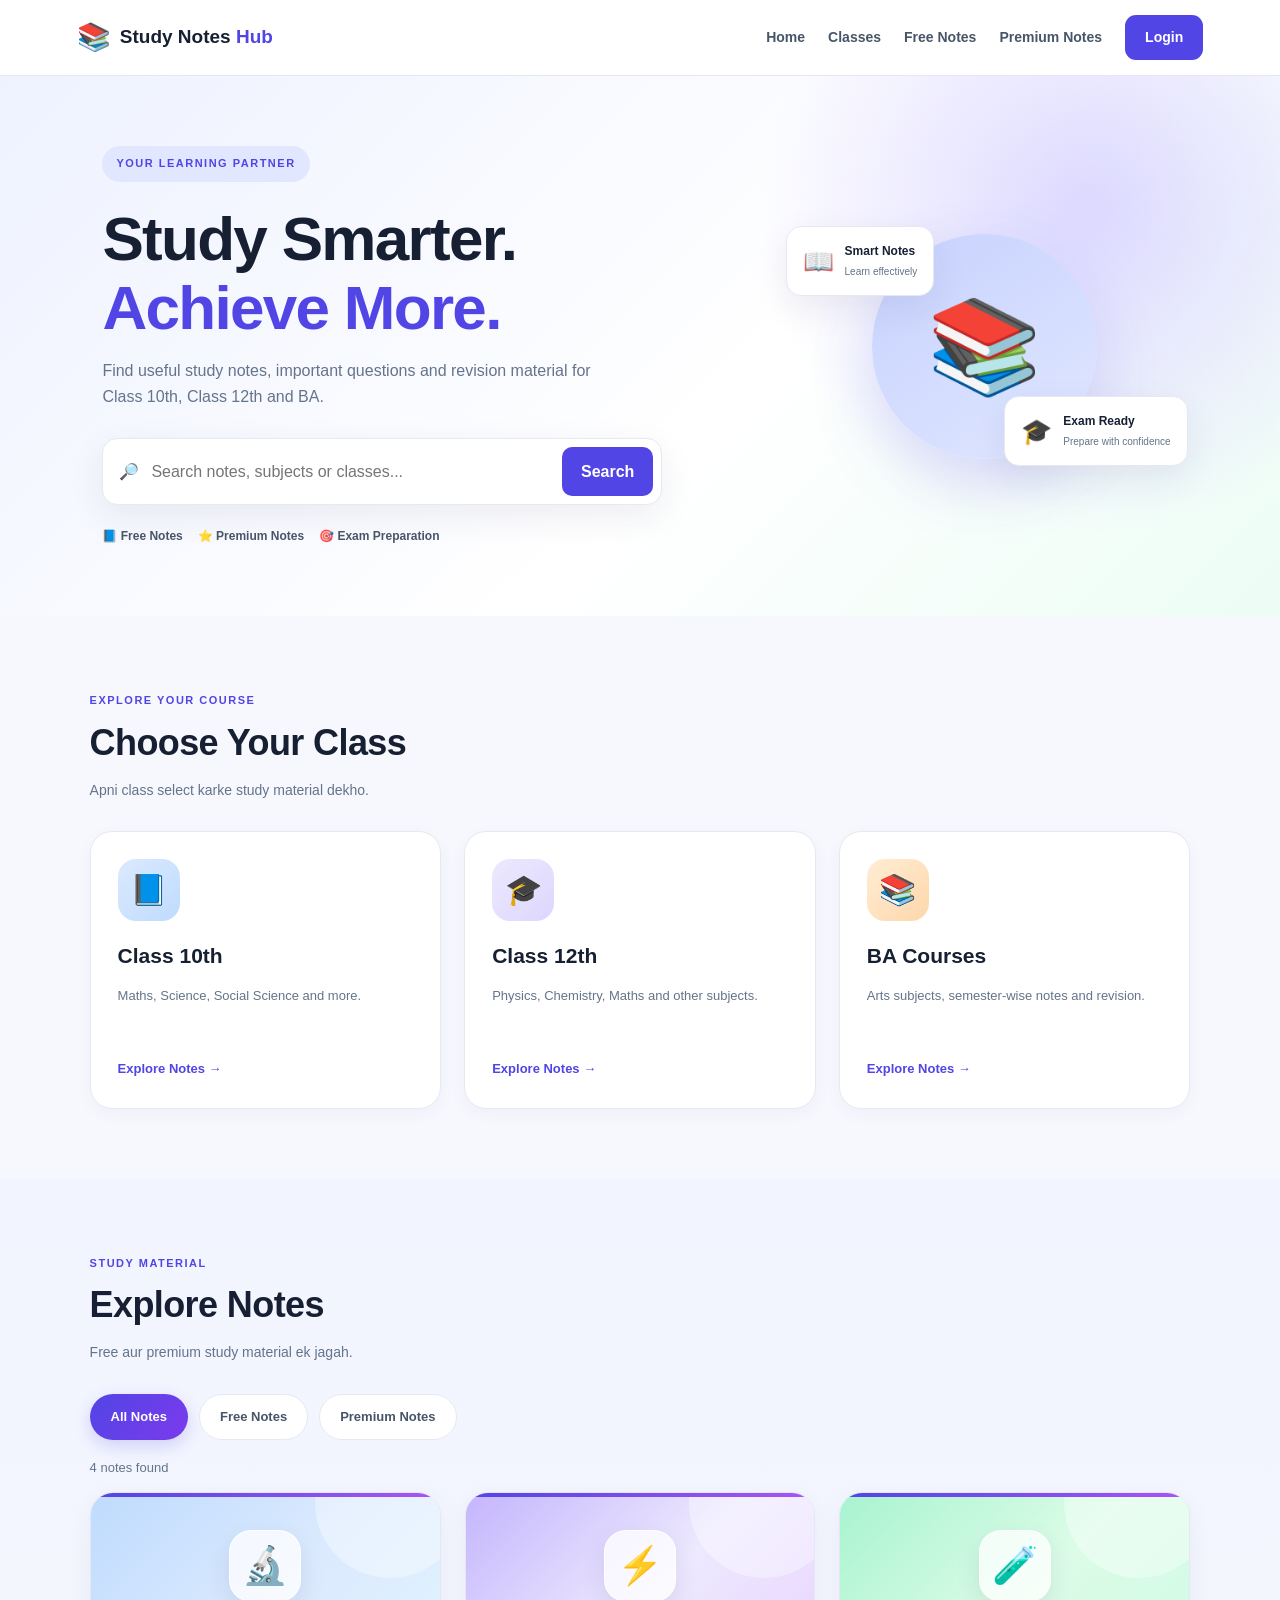
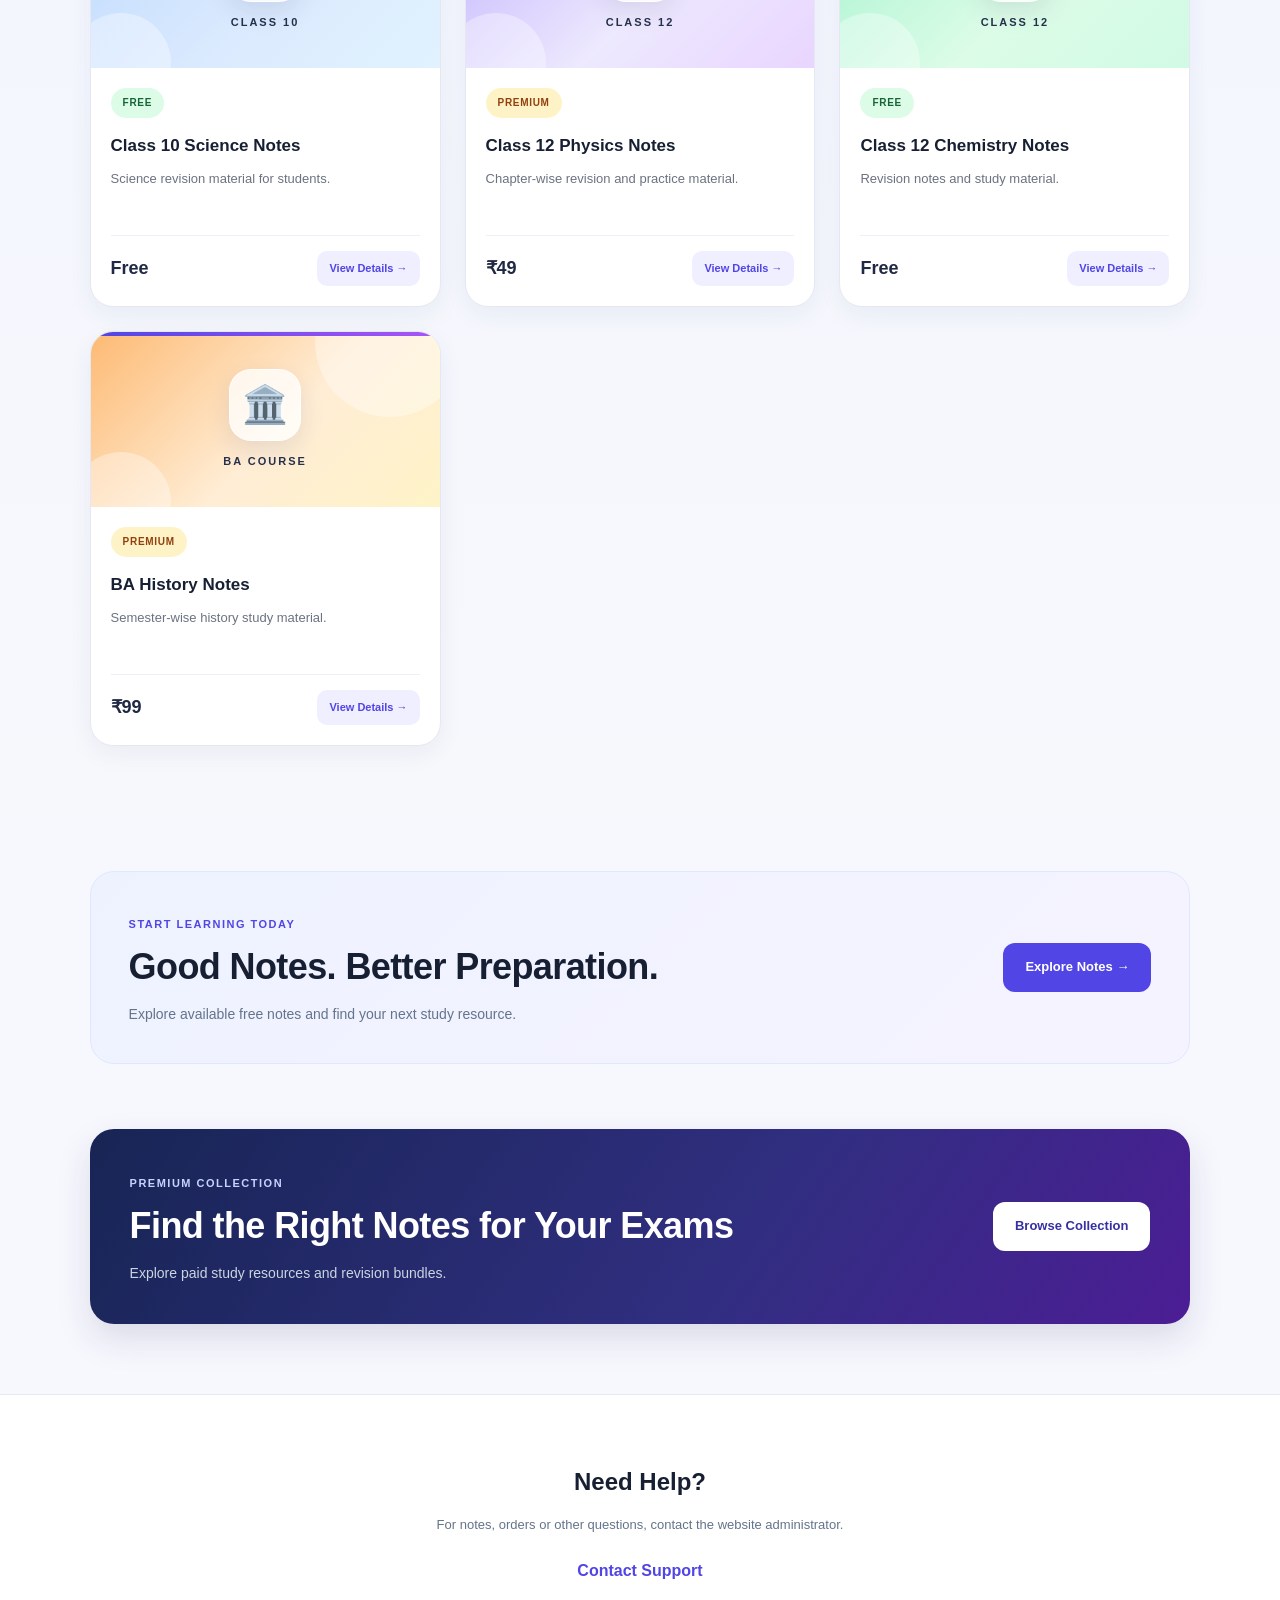
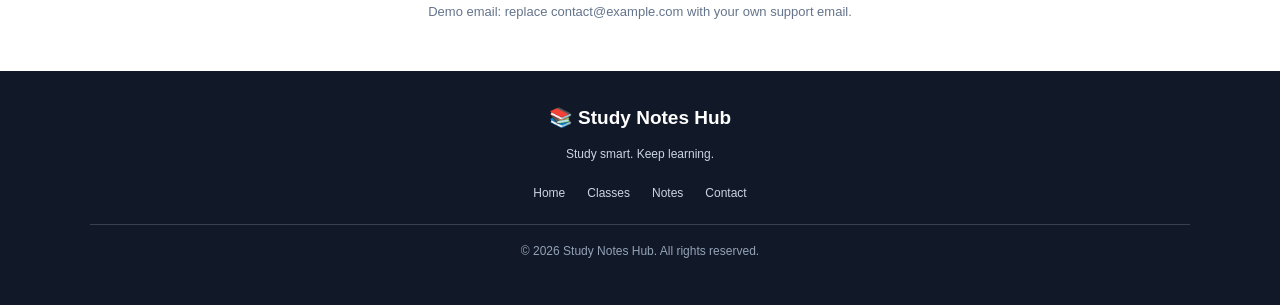
<file: index.html>
<!DOCTYPE html>
<html lang="en">
<head>
  <meta charset="UTF-8">
  <meta name="viewport" content="width=device-width, initial-scale=1.0">

  <meta name="description" content="Study Notes Hub - Class 10, Class 12 and BA notes, study material and exam preparation resources.">

  <title>Study Notes Hub | Free & Premium Notes</title>
  <link rel="stylesheet" href="style.css">
</head>

<body>

  <header class="header">
    <a href="index.html" class="logo">
      <span class="logo-icon">📚</span>
      <span>Study Notes <strong>Hub</strong></span>
    </a>

    <button class="menu-toggle" id="menuToggle" type="button"
      aria-label="Toggle navigation" aria-expanded="false">☰</button>

    <nav class="navigation" id="navigation">
      <a href="#home">Home</a>
      <a href="#classes">Classes</a>
      <a href="#free-notes">Free Notes</a>
      <a href="#premium-notes">Premium Notes</a>
      <a href="login.html" class="login-link">Login</a>
    </nav>
  </header>

  <main>

    <section class="hero" id="home">
      <div class="hero-content">
        <span class="badge">YOUR LEARNING PARTNER</span>

        <h1>Study Smarter.<br><span>Achieve More.</span></h1>

        <p>
          Find useful study notes, important questions and revision
          material for Class 10th, Class 12th and BA.
        </p>

        <form class="search-box" id="searchForm">
          <span aria-hidden="true">🔎</span>
          <input type="search" id="searchInput"
            placeholder="Search notes, subjects or classes..."
            aria-label="Search notes">
          <button type="submit">Search</button>
        </form>

        <div class="hero-points">
          <span>📘 Free Notes</span>
          <span>⭐ Premium Notes</span>
          <span>🎯 Exam Preparation</span>
        </div>
      </div>

      <div class="hero-visual" aria-hidden="true">
        <div class="book-circle">📚</div>

        <div class="floating-card card-one">
          <span>📖</span>
          <div>
            <strong>Smart Notes</strong>
            <small>Learn effectively</small>
          </div>
        </div>

        <div class="floating-card card-two">
          <span>🎓</span>
          <div>
            <strong>Exam Ready</strong>
            <small>Prepare with confidence</small>
          </div>
        </div>
      </div>
    </section>

    <section class="section" id="classes">
      <div class="section-heading">
        <div>
          <span class="eyebrow">EXPLORE YOUR COURSE</span>
          <h2>Choose Your Class</h2>
          <p>Apni class select karke study material dekho.</p>
        </div>
      </div>

      <div class="class-grid">

        <a class="class-card" href="#notes" data-class-link="10">
          <div class="class-icon icon-blue">📘</div>
          <h3>Class 10th</h3>
          <p>Maths, Science, Social Science and more.</p>
          <span class="card-action">Explore Notes →</span>
        </a>

        <a class="class-card" href="#notes" data-class-link="12">
          <div class="class-icon icon-purple">🎓</div>
          <h3>Class 12th</h3>
          <p>Physics, Chemistry, Maths and other subjects.</p>
          <span class="card-action">Explore Notes →</span>
        </a>

        <a class="class-card" href="#notes" data-class-link="BA">
          <div class="class-icon icon-orange">📚</div>
          <h3>BA Courses</h3>
          <p>Arts subjects, semester-wise notes and revision.</p>
          <span class="card-action">Explore Notes →</span>
        </a>

      </div>
    </section>

    <section class="section notes-section" id="notes">

      <div class="section-heading">
        <div>
          <span class="eyebrow">STUDY MATERIAL</span>
          <h2>Explore Notes</h2>
          <p>Free aur premium study material ek jagah.</p>
        </div>
      </div>

      <div class="filter-bar" aria-label="Filter notes">
        <button class="filter-btn active" data-filter="all" type="button">All Notes</button>
        <button class="filter-btn" data-filter="free" type="button">Free Notes</button>
        <button class="filter-btn" data-filter="paid" type="button">Premium Notes</button>
      </div>

      <p id="resultsMessage" class="results-message" aria-live="polite"></p>

      <div class="notes-grid" id="notesGrid">

        <!-- CLASS 10 SCIENCE -->
        <article class="note-card"
          data-class="10" data-type="free"
          data-search="class 10 science notes free">

          <div class="note-cover cover-blue">
            <span>🔬</span>
            <small>CLASS 10</small>
          </div>

          <div class="note-info">
            <span class="note-tag free-tag">FREE</span>
            <h3>Class 10 Science Notes</h3>
            <p>Science revision material for students.</p>

            <div class="note-footer">
              <strong>Free</strong>
              <a href="note-details.html?note=science10" class="note-link">
                View Details →
              </a>
            </div>
          </div>
        </article>

        <!-- CLASS 12 PHYSICS -->
        <article class="note-card"
          data-class="12" data-type="paid"
          data-search="class 12 physics important questions">

          <div class="note-cover cover-purple">
            <span>⚡</span>
            <small>CLASS 12</small>
          </div>

          <div class="note-info">
            <span class="note-tag paid-tag">PREMIUM</span>
            <h3>Class 12 Physics Notes</h3>
            <p>Chapter-wise revision and practice material.</p>

            <div class="note-footer">
              <strong>₹49</strong>
              <a href="note-details.html?note=physics12" class="note-link">
                View Details →
              </a>
            </div>
          </div>
        </article>

        <!-- CLASS 12 CHEMISTRY -->
        <article class="note-card"
          data-class="12" data-type="free"
          data-search="class 12 chemistry revision notes">

          <div class="note-cover cover-green">
            <span>🧪</span>
            <small>CLASS 12</small>
          </div>

          <div class="note-info">
            <span class="note-tag free-tag">FREE</span>
            <h3>Class 12 Chemistry Notes</h3>
            <p>Revision notes and study material.</p>

            <div class="note-footer">
              <strong>Free</strong>
              <a href="note-details.html?note=chemistry12" class="note-link">
                View Details →
              </a>
            </div>
          </div>
        </article>

        <!-- BA HISTORY -->
        <article class="note-card"
          data-class="BA" data-type="paid"
          data-search="BA history semester notes">

          <div class="note-cover cover-orange">
            <span>🏛️</span>
            <small>BA COURSE</small>
          </div>

          <div class="note-info">
            <span class="note-tag paid-tag">PREMIUM</span>
            <h3>BA History Notes</h3>
            <p>Semester-wise history study material.</p>

            <div class="note-footer">
              <strong>₹99</strong>
              <a href="note-details.html?note=historyBA" class="note-link">
                View Details →
              </a>
            </div>
          </div>
        </article>

      </div>

      <div class="empty-state" id="emptyState" hidden>
        <span>🔍</span>
        <h3>No notes found</h3>
        <p>Try another search or select a different filter.</p>
      </div>

    </section>

    <section class="cta-section" id="free-notes">
      <div>
        <span class="eyebrow">START LEARNING TODAY</span>
        <h2>Good Notes. Better Preparation.</h2>
        <p>Explore available free notes and find your next study resource.</p>
      </div>

      <a href="#notes" class="cta-button">Explore Notes →</a>
    </section>

    <section class="section premium-section" id="premium-notes">
      <div class="premium-banner">
        <div>
          <span class="eyebrow">PREMIUM COLLECTION</span>
          <h2>Find the Right Notes for Your Exams</h2>
          <p>Explore paid study resources and revision bundles.</p>
        </div>

        <a href="#notes" class="premium-button">Browse Collection</a>
      </div>
    </section>

    <section class="contact-section" id="contact">
      <h2>Need Help?</h2>
      <p>For notes, orders or other questions, contact the website administrator.</p>
      <a href="mailto:contact@example.com">Contact Support</a>
      <small>Demo email: replace contact@example.com with your own support email.</small>
    </section>

  </main>

  <footer class="footer">
    <a href="index.html" class="footer-logo">📚 Study Notes Hub</a>

    <p>Study smart. Keep learning.</p>

    <div class="footer-links">
      <a href="#home">Home</a>
      <a href="#classes">Classes</a>
      <a href="#notes">Notes</a>
      <a href="#contact">Contact</a>
    </div>

    <p class="copyright">
      © <span id="currentYear"></span> Study Notes Hub.
      All rights reserved.
    </p>
  </footer>

  <script src="script.js"></script>
</body>
</html>
</file>
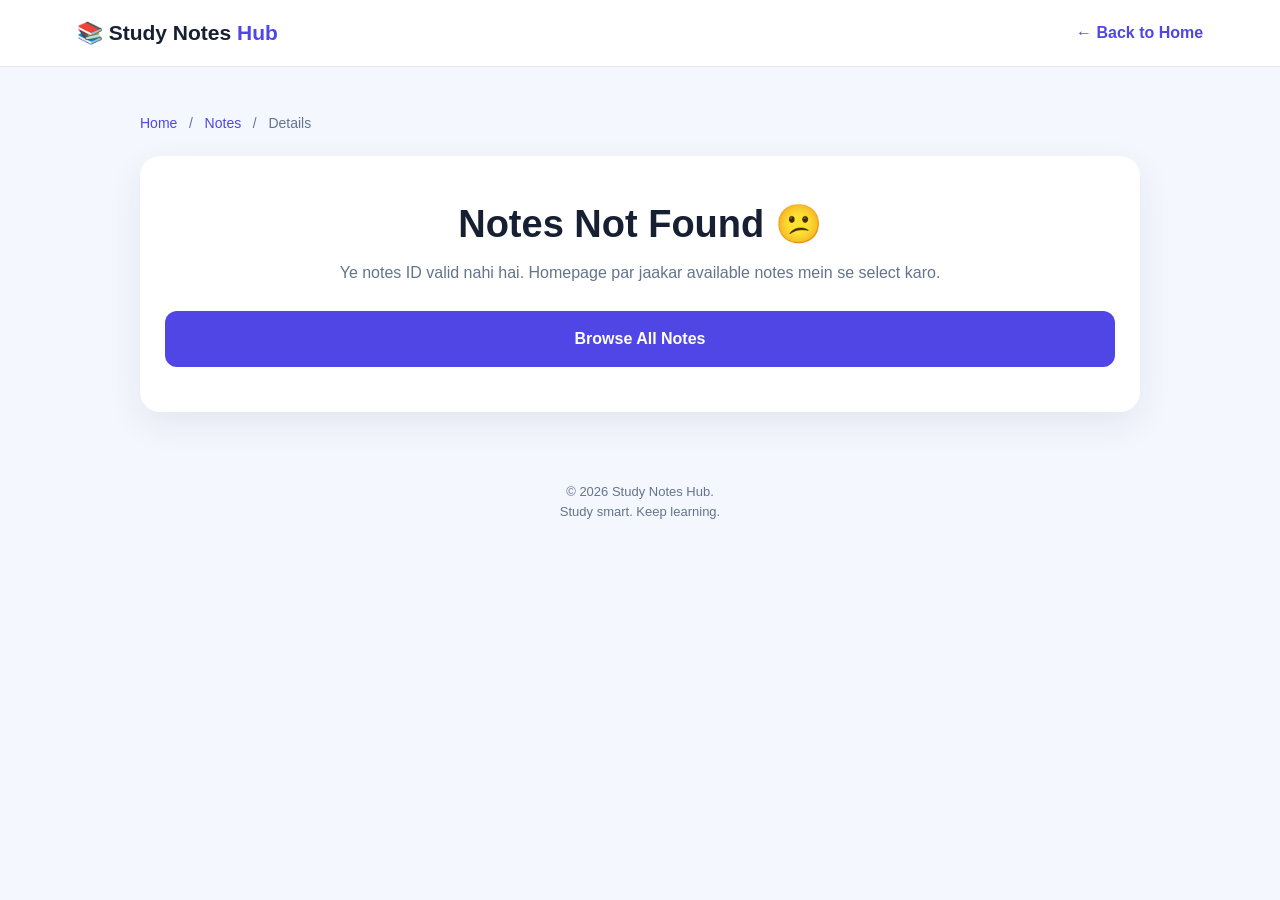
<file: note-details.html>
<!DOCTYPE html>
<html lang="en">

<head>
  <meta charset="UTF-8">
  <meta name="viewport" content="width=device-width, initial-scale=1.0">

  <meta
    name="description"
    content="View study notes, important questions and revision material on Study Notes Hub."
  >

  <title>Notes Details | Study Notes Hub</title>

  <style>
    :root {
      --primary: #4f46e5;
      --primary-dark: #3730a3;
      --background: #f5f7ff;
      --text: #172033;
      --muted: #64748b;
      --white: #ffffff;
      --border: #e5e7eb;
      --green: #15803d;
      --shadow: 0 12px 35px rgba(31, 41, 55, 0.08);
    }

    * {
      box-sizing: border-box;
      margin: 0;
      padding: 0;
    }

    body {
      font-family: Arial, Helvetica, sans-serif;
      background: var(--background);
      color: var(--text);
      line-height: 1.6;
      min-height: 100vh;
    }

    a {
      text-decoration: none;
    }

    button {
      font: inherit;
    }

    .header {
      background: var(--white);
      border-bottom: 1px solid var(--border);
      padding: 16px 6%;
      display: flex;
      justify-content: space-between;
      align-items: center;
      gap: 16px;
    }

    .logo {
      font-size: 21px;
      font-weight: 800;
      color: var(--text);
    }

    .logo span {
      color: var(--primary);
    }

    .header-link {
      color: var(--primary);
      font-weight: 700;
    }

    .page {
      width: min(1000px, 92%);
      margin: 45px auto;
    }

    .breadcrumb {
      font-size: 14px;
      color: var(--muted);
      margin-bottom: 22px;
    }

    .breadcrumb a {
      color: var(--primary);
    }

    .details-card {
      background: var(--white);
      border: 1px solid var(--border);
      border-radius: 22px;
      overflow: hidden;
      box-shadow: var(--shadow);
    }

    .cover {
      padding: 40px 25px;
      text-align: center;
      color: white;
      background: linear-gradient(135deg, #4f46e5, #7c3aed);
    }

    .cover.free {
      background: linear-gradient(135deg, #047857, #10b981);
    }

    .cover.history {
      background: linear-gradient(135deg, #c2410c, #f59e0b);
    }

    .cover-icon {
      font-size: 58px;
      display: block;
      margin-bottom: 8px;
    }

    .cover-label {
      font-size: 12px;
      letter-spacing: 2px;
      font-weight: 700;
      opacity: 0.9;
    }

    .content {
      padding: 32px;
    }

    .badges {
      display: flex;
      flex-wrap: wrap;
      gap: 10px;
      margin-bottom: 16px;
    }

    .badge {
      display: inline-block;
      padding: 5px 12px;
      border-radius: 30px;
      background: #eef2ff;
      color: var(--primary-dark);
      font-size: 12px;
      font-weight: 800;
    }

    .badge.free-badge {
      background: #dcfce7;
      color: #166534;
    }

    h1 {
      font-size: clamp(26px, 5vw, 38px);
      line-height: 1.25;
      margin-bottom: 12px;
      overflow-wrap: anywhere;
    }

    .description {
      color: var(--muted);
      margin-bottom: 25px;
    }

    .price-box {
      background: #f8fafc;
      border: 1px solid var(--border);
      border-radius: 14px;
      padding: 20px;
      display: flex;
      justify-content: space-between;
      align-items: center;
      gap: 15px;
      margin-bottom: 28px;
    }

    .price-label {
      color: var(--muted);
      font-size: 14px;
    }

    .price {
      font-size: 29px;
      font-weight: 800;
      color: var(--primary);
    }

    .feature-heading {
      font-size: 20px;
      margin-bottom: 15px;
    }

    .features {
      list-style: none;
      display: grid;
      gap: 12px;
      margin-bottom: 30px;
    }

    .features li {
      color: #334155;
      padding-left: 29px;
      position: relative;
    }

    .features li::before {
      content: "✓";
      position: absolute;
      left: 0;
      top: 0;
      color: var(--green);
      font-weight: 800;
    }

    .action-button {
      display: block;
      width: 100%;
      border: 0;
      border-radius: 12px;
      background: var(--primary);
      color: white;
      padding: 15px 20px;
      text-align: center;
      font-size: 16px;
      font-weight: 800;
      cursor: pointer;
      transition: background 0.2s, transform 0.2s;
    }

    .action-button:hover {
      background: var(--primary-dark);
      transform: translateY(-1px);
    }

    .notice {
      color: var(--muted);
      font-size: 13px;
      text-align: center;
      margin-top: 14px;
    }

    .not-found {
      text-align: center;
      background: white;
      padding: 45px 25px;
      border-radius: 20px;
      box-shadow: var(--shadow);
    }

    .not-found h1 {
      margin-bottom: 12px;
    }

    .not-found p {
      color: var(--muted);
      margin-bottom: 25px;
    }

    .footer {
      padding: 25px 15px;
      text-align: center;
      color: var(--muted);
      font-size: 13px;
    }

    @media (max-width: 600px) {
      .header {
        padding: 14px 5%;
      }

      .logo {
        font-size: 18px;
      }

      .page {
        margin: 25px auto;
      }

      .cover {
        padding: 30px 20px;
      }

      .content {
        padding: 22px 18px;
      }

      .price-box {
        padding: 15px;
      }

      .price {
        font-size: 25px;
      }
    }
  </style>
</head>

<body>

  <header class="header">
    <a href="index.html" class="logo">
      📚 Study Notes <span>Hub</span>
    </a>

    <a href="index.html" class="header-link">
      ← Back to Home
    </a>
  </header>

  <main class="page">

    <div class="breadcrumb">
      <a href="index.html">Home</a>
      &nbsp; / &nbsp;
      <a href="index.html#notes">Notes</a>
      &nbsp; / &nbsp;
      Details
    </div>

    <div id="detailsContainer" aria-live="polite"></div>

  </main>

  <footer class="footer">
    <p>© <span id="currentYear"></span> Study Notes Hub.</p>
    <p>Study smart. Keep learning.</p>
  </footer>

  <script>
    "use strict";

    const notes = {
      science10: {
        title: "Class 10 Science Notes",
        icon: "🔬",
        label: "CLASS 10",
        category: "Class 10",
        type: "free",
        price: "Free",
        description:
          "Class 10 Science ke revision aur exam preparation ke liye study material.",
        features: [
          "Science revision material",
          "Exam preparation support",
          "Student-friendly study resources"
        ]
      },

      physics12: {
        title: "Class 12 Physics Notes",
        icon: "⚡",
        label: "CLASS 12",
        category: "Class 12",
        type: "premium",
        price: "₹49",
        description:
          "Class 12 Physics ke chapter-wise revision aur practice material.",
        features: [
          "Chapter-wise revision material",
          "Important questions practice",
          "Board exam preparation resources"
        ]
      },

      chemistry12: {
        title: "Class 12 Chemistry Notes",
        icon: "🧪",
        label: "CLASS 12",
        category: "Class 12",
        type: "free",
        price: "Free",
        description:
          "Class 12 Chemistry ke revision aur study practice ke liye material.",
        features: [
          "Chemistry revision material",
          "Study and practice resources",
          "Exam preparation support"
        ]
      },

      historyBA: {
        title: "BA History Notes",
        icon: "🏛️",
        label: "BA COURSE",
        category: "BA",
        type: "premium",
        price: "₹99",
        description:
          "BA History students ke liye semester-wise study material.",
        features: [
          "History study resources",
          "Semester-wise learning material",
          "Revision and exam preparation support"
        ]
      }
    };

    const container = document.getElementById("detailsContainer");
    const currentYear = document.getElementById("currentYear");

    currentYear.textContent = new Date().getFullYear();

    function showNotFound() {
      container.innerHTML = `
        <section class="not-found">
          <h1>Notes Not Found 😕</h1>
          <p>
            Ye notes ID valid nahi hai. Homepage par jaakar
            available notes mein se select karo.
          </p>
          <a class="action-button" href="index.html#notes">
            Browse All Notes
          </a>
        </section>
      `;
    }

    function renderNote(note) {
      const isFree = note.type === "free";

      const coverClass = isFree
        ? "cover free"
        : note.category === "BA"
          ? "cover history"
          : "cover";

      const badgeClass = isFree
        ? "badge free-badge"
        : "badge";

      const featureItems = note.features
        .map(function (feature) {
          return `<li>${feature}</li>`;
        })
        .join("");

      const buttonText = isFree
        ? "Check Free Notes Availability"
        : "Premium Access — Coming Soon";

      container.innerHTML = `
        <article class="details-card">

          <div class="${coverClass}">
            <span class="cover-icon">${note.icon}</span>
            <span class="cover-label">${note.label}</span>
          </div>

          <div class="content">

            <div class="badges">
              <span class="${badgeClass}">
                ${isFree ? "FREE NOTES" : "PREMIUM NOTES"}
              </span>

              <span class="badge">${note.category}</span>
            </div>

            <h1>${note.title}</h1>

            <p class="description">${note.description}</p>

            <div class="price-box">
              <div>
                <div class="price-label">Notes Price</div>
                <div class="price">${note.price}</div>
              </div>

              <span>${isFree ? "📘 Free Access" : "⭐ Premium"}</span>
            </div>

            <h2 class="feature-heading">What you'll find</h2>

            <ul class="features">
              ${featureItems}
            </ul>

            <button
              type="button"
              class="action-button"
              id="accessButton"
            >
              ${buttonText}
            </button>

            <p class="notice" id="accessNotice">
              ${isFree
                ? "PDF download abhi connect nahi hua hai."
                : "Premium payment aur secure access abhi setup nahi hua hai."}
            </p>

          </div>
        </article>
      `;

      const accessButton = document.getElementById("accessButton");
      const accessNotice = document.getElementById("accessNotice");

      accessButton.addEventListener("click", function () {
        accessNotice.textContent = isFree
          ? "Ye notes details page hai. PDF upload aur download feature agle step mein connect karenge."
          : "Premium purchase abhi available nahi hai. Payment karne se pehle official purchase system setup karna zaroori hai.";

        accessNotice.setAttribute("role", "status");
      });
    }

    const params = new URLSearchParams(window.location.search);
    const noteId = params.get("note");
    const selectedNote = noteId ? notes[noteId] : null;

    if (selectedNote) {
      renderNote(selectedNote);
    } else {
      showNotFound();
    }
  </script>

</body>
</html>
</file>
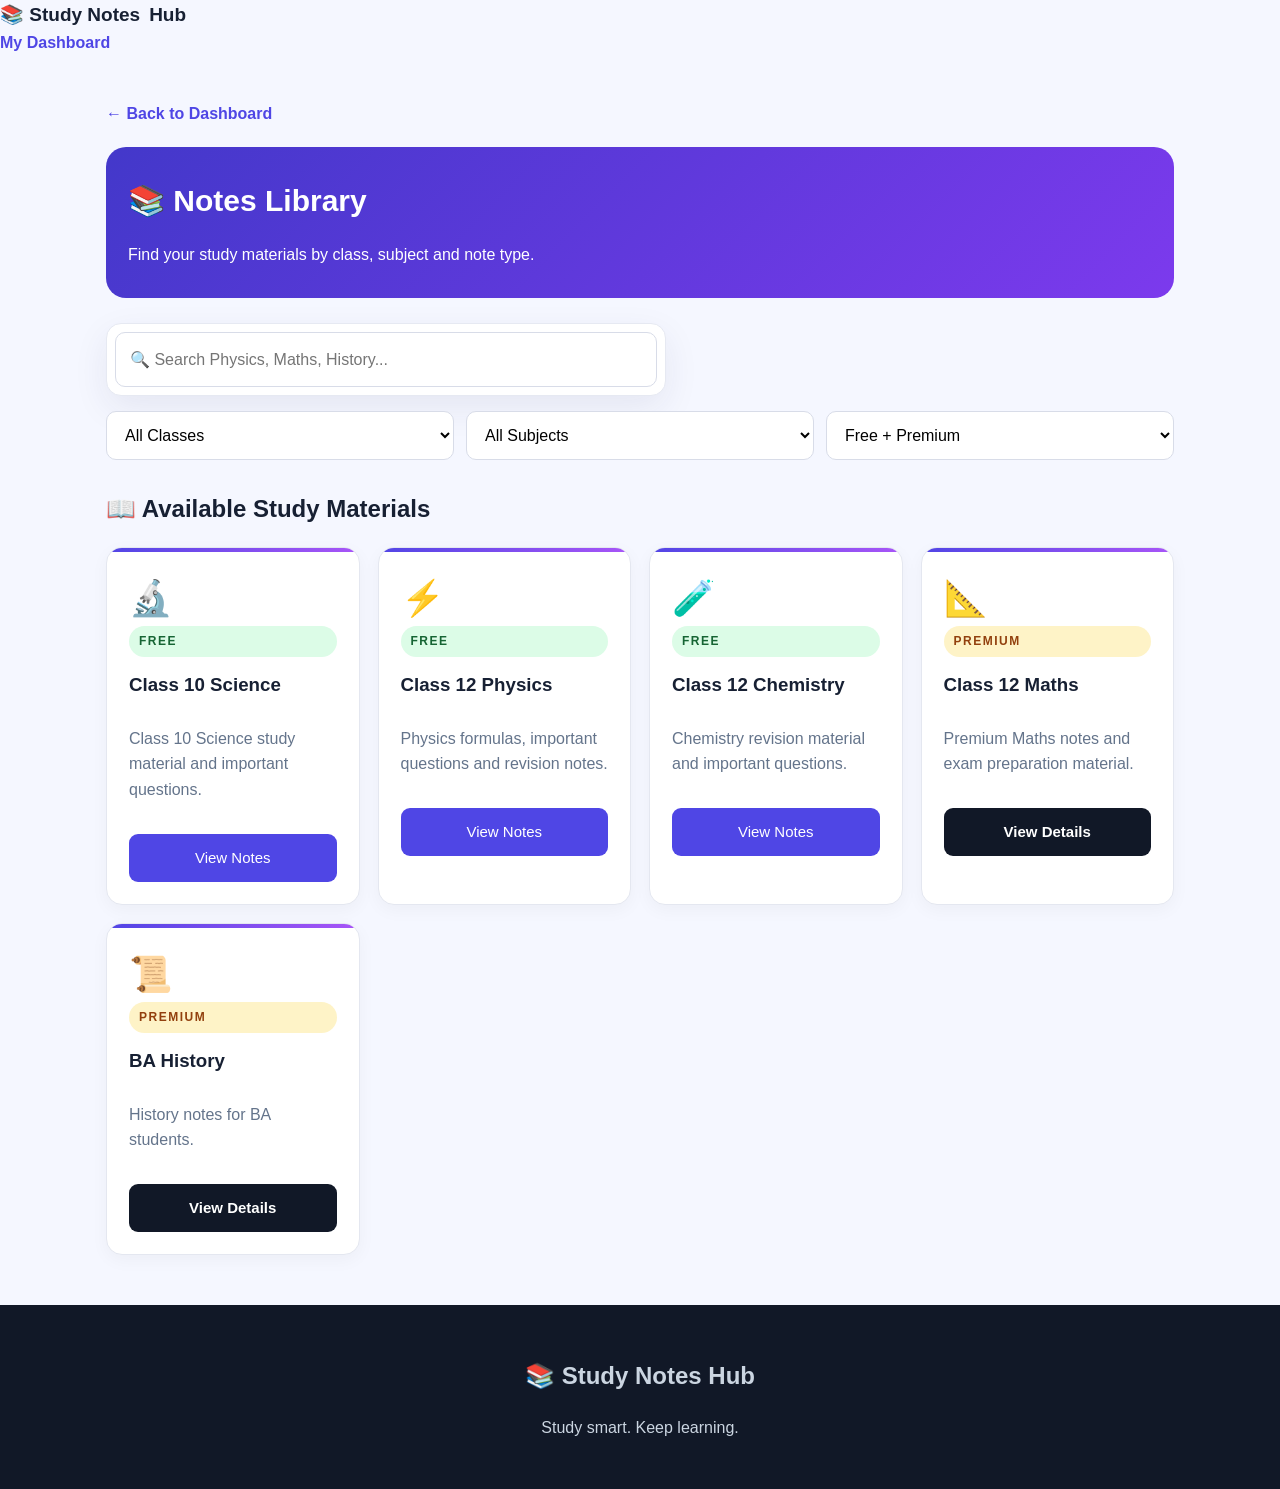
<file: notes.html>
<!DOCTYPE html>
<html lang="hi">
<head>
  <meta charset="UTF-8">
  <meta name="viewport" content="width=device-width, initial-scale=1.0">

  <title>Notes Library | Study Notes Hub</title>

  <link rel="stylesheet" href="style.css">

  <style>
    * {
      box-sizing: border-box;
    }

    body {
      margin: 0;
      background: #f5f7ff;
      color: #172033;
      font-family: Arial, sans-serif;
    }

    .library {
      max-width: 1100px;
      margin: auto;
      padding: 25px 16px 50px;
    }

    .library-hero {
      background: linear-gradient(135deg, #4338ca, #7c3aed);
      color: white;
      padding: 30px 22px;
      border-radius: 20px;
      margin-bottom: 25px;
    }

    .library-hero h1 {
      font-size: 30px;
      margin: 0 0 12px;
    }

    .library-hero p {
      line-height: 1.7;
      margin-bottom: 0;
    }

    .search-box {
      margin: 25px 0 15px;
    }

    .search-box input,
    .filters select {
      width: 100%;
      padding: 14px;
      border: 1px solid #d8dce8;
      border-radius: 10px;
      font-size: 16px;
      background: white;
    }

    .filters {
      display: grid;
      grid-template-columns: repeat(3, 1fr);
      gap: 12px;
      margin-bottom: 25px;
    }

    .section-heading {
      margin: 30px 0 18px;
    }

    .notes-grid {
      display: grid;
      grid-template-columns: repeat(auto-fit, minmax(230px, 1fr));
      gap: 18px;
    }

    .note-card {
      background: white;
      border: 1px solid #e4e7f0;
      padding: 22px;
      border-radius: 16px;
      box-shadow: 0 5px 18px rgba(0, 0, 0, 0.04);
    }

    .note-icon {
      font-size: 35px;
    }

    .note-card h3 {
      margin: 13px 0 10px;
    }

    .note-card p {
      color: #64748b;
      line-height: 1.6;
      overflow-wrap: anywhere;
    }

    .badge {
      display: inline-block;
      padding: 6px 10px;
      border-radius: 20px;
      font-size: 12px;
      font-weight: bold;
    }

    .free {
      background: #dcfce7;
      color: #166534;
    }

    .premium {
      background: #fef3c7;
      color: #92400e;
    }

    .note-button {
      display: block;
      width: 100%;
      padding: 12px;
      margin-top: 15px;
      border: none;
      border-radius: 9px;
      background: #4f46e5;
      color: white;
      text-align: center;
      text-decoration: none;
      font-size: 15px;
      cursor: pointer;
    }

    .note-button.premium-button {
      background: #111827;
    }

    .empty-message {
      display: none;
      padding: 25px;
      background: white;
      border-radius: 12px;
      text-align: center;
      color: #64748b;
    }

    .back-link {
      display: inline-block;
      margin-bottom: 20px;
      color: #4f46e5;
      text-decoration: none;
      font-weight: bold;
    }

    @media (max-width: 600px) {
      .filters {
        grid-template-columns: 1fr;
      }

      .library-hero h1 {
        font-size: 25px;
      }
    }
  </style>
</head>

<body>

  <header class="navbar">
    <div class="container nav-container">
      <a href="index.html" class="logo">
        📚 Study Notes <span>Hub</span>
      </a>

      <a href="dashboard.html" class="back-link">
        My Dashboard
      </a>
    </div>
  </header>

  <main class="library">

    <a href="dashboard.html" class="back-link">
      ← Back to Dashboard
    </a>

    <section class="library-hero">
      <h1>📚 Notes Library</h1>
      <p>
        Find your study materials by class, subject
        and note type.
      </p>
    </section>

    <div class="search-box">
      <input
        type="search"
        id="searchInput"
        placeholder="🔍 Search Physics, Maths, History..."
        aria-label="Search notes"
      >
    </div>

    <section class="filters">

      <select id="classFilter" aria-label="Filter by class">
        <option value="all">All Classes</option>
        <option value="10">Class 10th</option>
        <option value="12">Class 12th</option>
        <option value="ba">BA</option>
      </select>

      <select id="subjectFilter" aria-label="Filter by subject">
        <option value="all">All Subjects</option>
        <option value="science">Science</option>
        <option value="physics">Physics</option>
        <option value="chemistry">Chemistry</option>
        <option value="maths">Maths</option>
        <option value="history">History</option>
      </select>

      <select id="typeFilter" aria-label="Filter by note type">
        <option value="all">Free + Premium</option>
        <option value="free">Free Notes</option>
        <option value="premium">Premium Notes</option>
      </select>

    </section>

    <h2 class="section-heading">📖 Available Study Materials</h2>

    <section class="notes-grid" id="notesGrid">

      <article class="note-card"
        data-class="10"
        data-subject="science"
        data-type="free">

        <div class="note-icon">🔬</div>
        <span class="badge free">FREE</span>
        <h3>Class 10 Science</h3>
        <p>Class 10 Science study material and important questions.</p>

        <button class="note-button"
          data-note="Class 10 Science">
          View Notes
        </button>
      </article>

      <article class="note-card"
        data-class="12"
        data-subject="physics"
        data-type="free">

        <div class="note-icon">⚡</div>
        <span class="badge free">FREE</span>
        <h3>Class 12 Physics</h3>
        <p>Physics formulas, important questions and revision notes.</p>

        <button class="note-button"
          data-note="Class 12 Physics">
          View Notes
        </button>
      </article>

      <article class="note-card"
        data-class="12"
        data-subject="chemistry"
        data-type="free">

        <div class="note-icon">🧪</div>
        <span class="badge free">FREE</span>
        <h3>Class 12 Chemistry</h3>
        <p>Chemistry revision material and important questions.</p>

        <button class="note-button"
          data-note="Class 12 Chemistry">
          View Notes
        </button>
      </article>

      <article class="note-card"
        data-class="12"
        data-subject="maths"
        data-type="premium">

        <div class="note-icon">📐</div>
        <span class="badge premium">PREMIUM</span>
        <h3>Class 12 Maths</h3>
        <p>Premium Maths notes and exam preparation material.</p>

        <button class="note-button premium-button"
          data-note="Class 12 Maths">
          View Details
        </button>
      </article>

      <article class="note-card"
        data-class="ba"
        data-subject="history"
        data-type="premium">

        <div class="note-icon">📜</div>
        <span class="badge premium">PREMIUM</span>
        <h3>BA History</h3>
        <p>History notes for BA students.</p>

        <button class="note-button premium-button"
          data-note="BA History">
          View Details
        </button>
      </article>

    </section>

    <div id="emptyMessage" class="empty-message">
      😕 No notes found. Try another search.
    </div>

  </main>

  <footer class="footer">
    <div class="container">
      <h2>📚 Study Notes Hub</h2>
      <p>Study smart. Keep learning.</p>
    </div>
  </footer>

  <script src="notes.js"></script>

</body>
</html>
</file>
<file: style.css>
/* ==========================================
   STUDY NOTES HUB — PROFESSIONAL DESIGN
========================================== */

:root {
  --primary: #5145e5;
  --primary-dark: #3730a3;
  --text: #172033;
  --muted: #64748b;
  --white: #ffffff;
  --border: #e6e9f2;
  --background: #f7f8fe;
  --shadow: 0 12px 35px rgba(35, 40, 90, .08);
}

* {
  box-sizing: border-box;
}

html {
  scroll-behavior: smooth;
  scroll-padding-top: 90px;
}

body {
  margin: 0;
  font-family: Arial, Helvetica, sans-serif;
  color: var(--text);
  background: var(--background);
  line-height: 1.6;
}

a {
  color: inherit;
  text-decoration: none;
}

button,
input {
  font: inherit;
}

button,
a {
  -webkit-tap-highlight-color: transparent;
}

button:focus-visible,
a:focus-visible,
input:focus-visible {
  outline: 3px solid #a5b4fc;
  outline-offset: 3px;
}

/* HEADER */

.header {
  min-height: 76px;
  padding: 14px 6%;
  display: flex;
  align-items: center;
  justify-content: space-between;
  gap: 20px;
  background: rgba(255,255,255,.96);
  border-bottom: 1px solid var(--border);
  position: sticky;
  top: 0;
  z-index: 100;
  backdrop-filter: blur(14px);
}

.logo {
  display: flex;
  align-items: center;
  gap: 9px;
  font-size: 19px;
  font-weight: 800;
  white-space: nowrap;
}

.logo-icon {
  font-size: 27px;
}

.logo strong {
  color: var(--primary);
}

.navigation {
  display: flex;
  align-items: center;
  gap: 23px;
}

.navigation a {
  font-size: 14px;
  font-weight: 700;
  color: #475569;
  transition: color .2s;
}

.navigation a:hover {
  color: var(--primary);
}

.navigation .login-link {
  padding: 11px 20px;
  border-radius: 11px;
  background: var(--primary);
  color: white;
}

.menu-toggle {
  display: none;
  border: 0;
  border-radius: 12px;
  background: #eef2ff;
  color: var(--primary-dark);
  padding: 8px 13px;
  font-size: 23px;
  cursor: pointer;
}

/* HERO */

.hero {
  min-height: 460px;
  padding: 70px 8%;
  display: flex;
  align-items: center;
  justify-content: space-between;
  gap: 40px;
  background:
    radial-gradient(circle at 85% 25%, #dcd8ff 0, transparent 28%),
    linear-gradient(135deg, #eef2ff, #ffffff 58%, #ecfdf5);
  overflow: hidden;
}

.hero-content {
  width: 58%;
  max-width: 680px;
}

.badge,
.eyebrow {
  display: inline-block;
  color: var(--primary);
  font-size: 11px;
  font-weight: 800;
  letter-spacing: 1.5px;
}

.badge {
  padding: 9px 14px;
  border-radius: 30px;
  background: #e0e7ff;
}

.hero h1 {
  margin: 22px 0 16px;
  font-size: clamp(38px, 5vw, 62px);
  line-height: 1.12;
  letter-spacing: -1.7px;
}

.hero h1 span {
  color: var(--primary);
}

.hero-content > p {
  max-width: 510px;
  color: var(--muted);
  font-size: 16px;
}

.search-box {
  display: flex;
  align-items: center;
  gap: 12px;
  max-width: 560px;
  margin-top: 28px;
  padding: 8px;
  border: 1px solid var(--border);
  background: white;
  border-radius: 15px;
  box-shadow: var(--shadow);
}

.search-box > span {
  padding-left: 8px;
}

.search-box input {
  min-width: 0;
  width: 100%;
  padding: 10px 0;
  border: 0;
  outline: none;
  background: transparent;
}

.search-box button {
  padding: 12px 19px;
  border: 0;
  border-radius: 10px;
  color: white;
  background: var(--primary);
  font-weight: 800;
  cursor: pointer;
}

.search-box button:hover,
.cta-button:hover {
  background: var(--primary-dark);
}

.hero-points {
  display: flex;
  flex-wrap: wrap;
  gap: 15px;
  margin-top: 22px;
  color: #475569;
  font-size: 12px;
  font-weight: 700;
}

.hero-visual {
  width: 36%;
  min-height: 280px;
  position: relative;
  display: flex;
  align-items: center;
  justify-content: center;
}

.book-circle {
  width: 225px;
  height: 225px;
  display: grid;
  place-items: center;
  font-size: 92px;
  border-radius: 50%;
  background: linear-gradient(145deg, #c7d2fe, #e0e7ff);
  box-shadow: 0 25px 65px rgba(79,70,229,.18);
}

.floating-card {
  position: absolute;
  display: flex;
  align-items: center;
  gap: 11px;
  padding: 14px 16px;
  background: white;
  border: 1px solid var(--border);
  border-radius: 15px;
  box-shadow: var(--shadow);
}

.floating-card > span {
  font-size: 25px;
}

.floating-card strong,
.floating-card small {
  display: block;
}

.floating-card strong {
  font-size: 12px;
}

.floating-card small {
  margin-top: 3px;
  color: var(--muted);
  font-size: 10px;
}

.card-one {
  top: 20px;
  left: -5px;
}

.card-two {
  right: -10px;
  bottom: 20px;
}

/* GENERAL SECTIONS */

.section {
  padding: 70px 7%;
}

.section-heading {
  display: flex;
  align-items: center;
  justify-content: space-between;
  margin-bottom: 30px;
}

.section-heading h2,
.cta-section h2,
.premium-banner h2 {
  margin: 8px 0;
  font-size: clamp(26px, 3vw, 36px);
  line-height: 1.25;
  letter-spacing: -.6px;
}

.section-heading p,
.cta-section p,
.premium-banner p {
  margin-bottom: 0;
  color: var(--muted);
  font-size: 14px;
}

/* CLASS CARDS */

.class-grid {
  display: grid;
  grid-template-columns: repeat(3, minmax(0,1fr));
  gap: 23px;
}

.class-card {
  padding: 27px;
  background: white;
  border: 1px solid var(--border);
  border-radius: 22px;
  box-shadow: 0 5px 18px rgba(35,40,90,.035);
  transition: transform .25s, box-shadow .25s;
}

.class-card:hover {
  transform: translateY(-6px);
  box-shadow: var(--shadow);
}

.class-icon {
  width: 62px;
  height: 62px;
  display: grid;
  place-items: center;
  border-radius: 18px;
  font-size: 30px;
}

.icon-blue {
  background: linear-gradient(135deg,#dbeafe,#bfdbfe);
}

.icon-purple {
  background: linear-gradient(135deg,#ede9fe,#ddd6fe);
}

.icon-orange {
  background: linear-gradient(135deg,#ffedd5,#fed7aa);
}

.class-card h3 {
  margin: 18px 0 7px;
  font-size: 21px;
}

.class-card p {
  min-height: 48px;
  color: var(--muted);
  font-size: 13px;
}

.card-action {
  display: inline-block;
  margin-top: 12px;
  color: var(--primary);
  font-size: 13px;
  font-weight: 800;
}

/* NOTES SECTION */

.notes-section {
  background: linear-gradient(180deg,#f2f5ff,#f7f8fc);
}

.filter-bar {
  display: flex;
  flex-wrap: wrap;
  gap: 11px;
  margin: 25px 0 18px;
}

.filter-btn {
  padding: 12px 20px;
  background: white;
  border: 1px solid var(--border);
  border-radius: 30px;
  color: #475569;
  font-size: 13px;
  font-weight: 800;
  cursor: pointer;
  transition: .2s;
}

.filter-btn.active,
.filter-btn:hover {
  color: white;
  background: linear-gradient(135deg,#5145e5,#7c3aed);
  border-color: transparent;
  box-shadow: 0 6px 18px rgba(81,69,229,.22);
}

.results-message {
  min-height: 20px;
  color: var(--muted);
  font-size: 13px;
}

/* CARD GRID */

.notes-grid {
  display: grid;
  grid-template-columns: repeat(3,minmax(0,1fr));
  gap: 24px;
  align-items: stretch;
}

/* NOTE CARD */

.note-card {
  position: relative;
  display: flex;
  flex-direction: column;
  min-width: 0;
  overflow: hidden;
  background: white;
  border: 1px solid #e5e8f3;
  border-radius: 23px;
  box-shadow: 0 8px 25px rgba(35,40,90,.055);
  transition: transform .25s ease, box-shadow .25s ease;
}

.note-card::before {
  content: "";
  position: absolute;
  z-index: 2;
  top: 0;
  left: 0;
  width: 100%;
  height: 4px;
  background: linear-gradient(90deg,#5145e5,#a855f7);
}

.note-card:hover {
  transform: translateY(-7px);
  box-shadow: 0 18px 40px rgba(65,55,160,.14);
}

/* LARGE COVER */

.note-cover {
  position: relative;
  min-height: 175px;
  display: flex;
  flex-direction: column;
  align-items: center;
  justify-content: center;
  gap: 12px;
  overflow: hidden;
}

.note-cover::before,
.note-cover::after {
  content: "";
  position: absolute;
  border-radius: 50%;
  background: rgba(255,255,255,.35);
}

.note-cover::before {
  width: 150px;
  height: 150px;
  top: -65px;
  right: -25px;
}

.note-cover::after {
  width: 100px;
  height: 100px;
  bottom: -45px;
  left: -20px;
}

.note-cover > span {
  position: relative;
  z-index: 1;
  width: 72px;
  height: 72px;
  display: grid;
  place-items: center;
  border: 1px solid rgba(255,255,255,.85);
  border-radius: 22px;
  background: rgba(255,255,255,.76);
  box-shadow: 0 10px 25px rgba(35,40,90,.1);
  font-size: 37px;
}

.note-cover small {
  position: relative;
  z-index: 1;
  color: #25304b;
  font-size: 11px;
  font-weight: 900;
  letter-spacing: 2px;
}

.cover-blue {
  background: linear-gradient(135deg,#bfdbfe,#dbeafe 55%,#e0f2fe);
}

.cover-purple {
  background: linear-gradient(135deg,#c4b5fd,#ede9fe 55%,#e9d5ff);
}

.cover-green {
  background: linear-gradient(135deg,#a7f3d0,#dcfce7 55%,#d1fae5);
}

.cover-orange {
  background: linear-gradient(135deg,#fdba74,#ffedd5 55%,#fef3c7);
}

/* CARD DETAILS */

.note-info {
  display: flex;
  flex-direction: column;
  flex: 1;
  padding: 20px;
}

.note-tag {
  align-self: flex-start;
  display: inline-flex;
  align-items: center;
  padding: 7px 12px;
  border-radius: 30px;
  font-size: 10px;
  font-weight: 900;
  letter-spacing: .7px;
}

.free-tag {
  background: #dcfce7;
  color: #166534;
}

.paid-tag {
  background: #fef3c7;
  color: #92400e;
}

.note-info h3 {
  margin: 15px 0 8px;
  color: #172033;
  font-size: 17px;
  font-weight: 800;
  line-height: 1.5;
}

.note-info > p {
  flex: 1;
  min-height: 48px;
  margin: 0 0 20px;
  color: #6b7280;
  font-size: 13px;
  line-height: 1.8;
}

.note-footer {
  display: flex;
  align-items: center;
  justify-content: space-between;
  flex-wrap: wrap;
  gap: 10px;
  margin-top: auto;
  padding-top: 15px;
  border-top: 1px solid #edf0f7;
}

.note-footer > strong {
  color: #202944;
  font-size: 18px;
  font-weight: 900;
}

.note-link {
  display: inline-block;
  padding: 9px 12px;
  border-radius: 10px;
  background: #f0efff;
  color: #5145e5;
  font-size: 11px;
  font-weight: 900;
  transition: .2s;
}

.note-link:hover {
  color: white;
  background: var(--primary);
}

/* EMPTY STATE */

.empty-state {
  padding: 40px 20px;
  text-align: center;
  background: white;
  border: 1px dashed #cbd5e1;
  border-radius: 20px;
}

.empty-state[hidden] {
  display: none !important;
}

.empty-state > span {
  font-size: 40px;
}

.empty-state h3 {
  margin-bottom: 5px;
}

.empty-state p {
  color: var(--muted);
  font-size: 13px;
}

/* CALL TO ACTION */

.cta-section {
  margin: 55px 7%;
  padding: 38px;
  display: flex;
  align-items: center;
  justify-content: space-between;
  gap: 25px;
  background: linear-gradient(135deg,#eef2ff,#f5f3ff);
  border: 1px solid #e0e7ff;
  border-radius: 24px;
}

.cta-button,
.premium-button {
  display: inline-block;
  padding: 14px 22px;
  border-radius: 12px;
  background: var(--primary);
  color: white;
  font-size: 13px;
  font-weight: 900;
  white-space: nowrap;
  transition: .2s;
}

.premium-section {
  padding-top: 10px;
}

.premium-banner {
  padding: 40px;
  display: flex;
  align-items: center;
  justify-content: space-between;
  gap: 25px;
  color: white;
  background: linear-gradient(125deg,#172554,#312e81 60%,#4c1d95);
  border-radius: 24px;
  box-shadow: 0 15px 35px rgba(30,27,75,.13);
}

.premium-banner .eyebrow {
  color: #c7d2fe;
}

.premium-banner p {
  color: #cbd5e1;
}

.premium-button {
  background: white;
  color: var(--primary-dark);
}

/* CONTACT AND FOOTER */

.contact-section {
  padding: 48px 7%;
  text-align: center;
  background: white;
  border-top: 1px solid var(--border);
}

.contact-section h2 {
  margin-bottom: 5px;
}

.contact-section p,
.contact-section small {
  display: block;
  color: var(--muted);
  font-size: 13px;
}

.contact-section > a {
  display: inline-block;
  margin: 10px 0;
  color: var(--primary);
  font-weight: 800;
}

.contact-section small {
  margin-top: 8px;
}

.footer {
  padding: 32px 7%;
  background: #111827;
  color: #cbd5e1;
  text-align: center;
}

.footer-logo {
  color: white;
  font-size: 19px;
  font-weight: 900;
}

.footer > p {
  font-size: 12px;
}

.footer-links {
  display: flex;
  justify-content: center;
  flex-wrap: wrap;
  gap: 22px;
  margin: 20px 0;
}

.footer-links a {
  font-size: 12px;
}

.footer-links a:hover {
  color: white;
}

.footer .copyright {
  padding-top: 17px;
  border-top: 1px solid #374151;
  color: #94a3b8;
}

/* TABLET */

@media (max-width: 1000px) {
  .header {
    padding-left: 4%;
    padding-right: 4%;
  }

  .navigation {
    gap: 13px;
  }

  .navigation a {
    font-size: 12px;
  }

  .hero {
    padding-left: 6%;
    padding-right: 6%;
  }

  .notes-grid {
    grid-template-columns: repeat(2,minmax(0,1fr));
    gap: 20px;
  }
}

/* MOBILE */

@media (max-width: 650px) {
  .header {
    min-height: 68px;
    padding: 12px 5%;
    flex-wrap: wrap;
  }

  .logo {
    font-size: 16px;
  }

  .logo-icon {
    font-size: 23px;
  }

  .menu-toggle {
    display: block;
  }

  .navigation {
    display: none;
    width: 100%;
    flex-direction: column;
    align-items: stretch;
    gap: 0;
    padding-top: 8px;
  }

  .navigation.open {
    display: flex;
  }

  .navigation a {
    padding: 12px 8px;
    font-size: 14px;
  }

  .navigation .login-link {
    margin-top: 5px;
    text-align: center;
  }

  .hero {
    min-height: auto;
    padding: 45px 6%;
    flex-direction: column;
    align-items: stretch;
    gap: 25px;
  }

  .hero-content,
  .hero-visual {
    width: 100%;
  }

  .hero h1 {
    font-size: 42px;
  }

  .hero-content > p {
    font-size: 14px;
  }

  .search-box {
    gap: 7px;
  }

  .search-box input {
    font-size: 12px;
  }

  .search-box button {
    padding: 10px 12px;
    font-size: 12px;
  }

  .hero-points {
    gap: 10px;
    font-size: 10px;
  }

  .hero-visual {
    min-height: 235px;
  }

  .book-circle {
    width: 170px;
    height: 170px;
    font-size: 72px;
  }

  .floating-card {
    padding: 10px;
  }

  .card-one {
    left: 0;
  }

  .card-two {
    right: 0;
  }

  .section {
    padding: 45px 5%;
  }

  .section-heading h2,
  .cta-section h2,
  .premium-banner h2 {
    font-size: 26px;
  }

  .class-grid {
    grid-template-columns: 1fr;
    gap: 15px;
  }

  .class-card {
    padding: 20px;
  }

  .class-card p {
    min-height: auto;
  }

  .notes-section {
    padding-left: 5%;
    padding-right: 5%;
  }

  .notes-grid {
    grid-template-columns: repeat(2,minmax(0,1fr));
    gap: 13px;
  }

  .note-card {
    border-radius: 19px;
  }

  .note-cover {
    min-height: 125px;
  }

  .note-cover > span {
    width: 55px;
    height: 55px;
    border-radius: 17px;
    font-size: 27px;
  }

  .note-cover small {
    font-size: 9px;
    letter-spacing: 1.2px;
  }

  .note-info {
    padding: 13px 11px;
  }

  .note-tag {
    padding: 6px 9px;
    font-size: 9px;
  }

  .note-info h3 {
    font-size: 14px;
  }

  .note-info > p {
    min-height: 58px;
    font-size: 11px;
    line-height: 1.65;
  }

  .note-footer {
    align-items: flex-start;
    gap: 8px;
  }

  .note-footer > strong {
    font-size: 15px;
  }

  .note-link {
    padding: 8px 9px;
    font-size: 10px;
  }

  .filter-bar {
    gap: 8px;
  }

  .filter-btn {
    padding: 10px 14px;
    font-size: 12px;
  }

  .cta-section,
  .premium-banner {
    margin: 35px 5%;
    padding: 25px 20px;
    flex-direction: column;
    align-items: flex-start;
  }

  .premium-section {
    padding: 0 0 35px;
  }

  .premium-banner {
    margin-top: 0;
    margin-bottom: 0;
  }

  .contact-section {
    padding: 35px 5%;
  }
}

/* VERY SMALL SCREENS */

@media (max-width: 350px) {
  .hero h1 {
    font-size: 35px;
  }

  .notes-grid {
    grid-template-columns: 1fr;
  }

  .search-box button {
    padding: 9px;
  }
}

/* ACCESSIBILITY */

@media (prefers-reduced-motion: reduce) {
  html {
    scroll-behavior: auto;
  }

  *,
  *::before,
  *::after {
    transition-duration: .01ms !important;
  }
}
</file>
